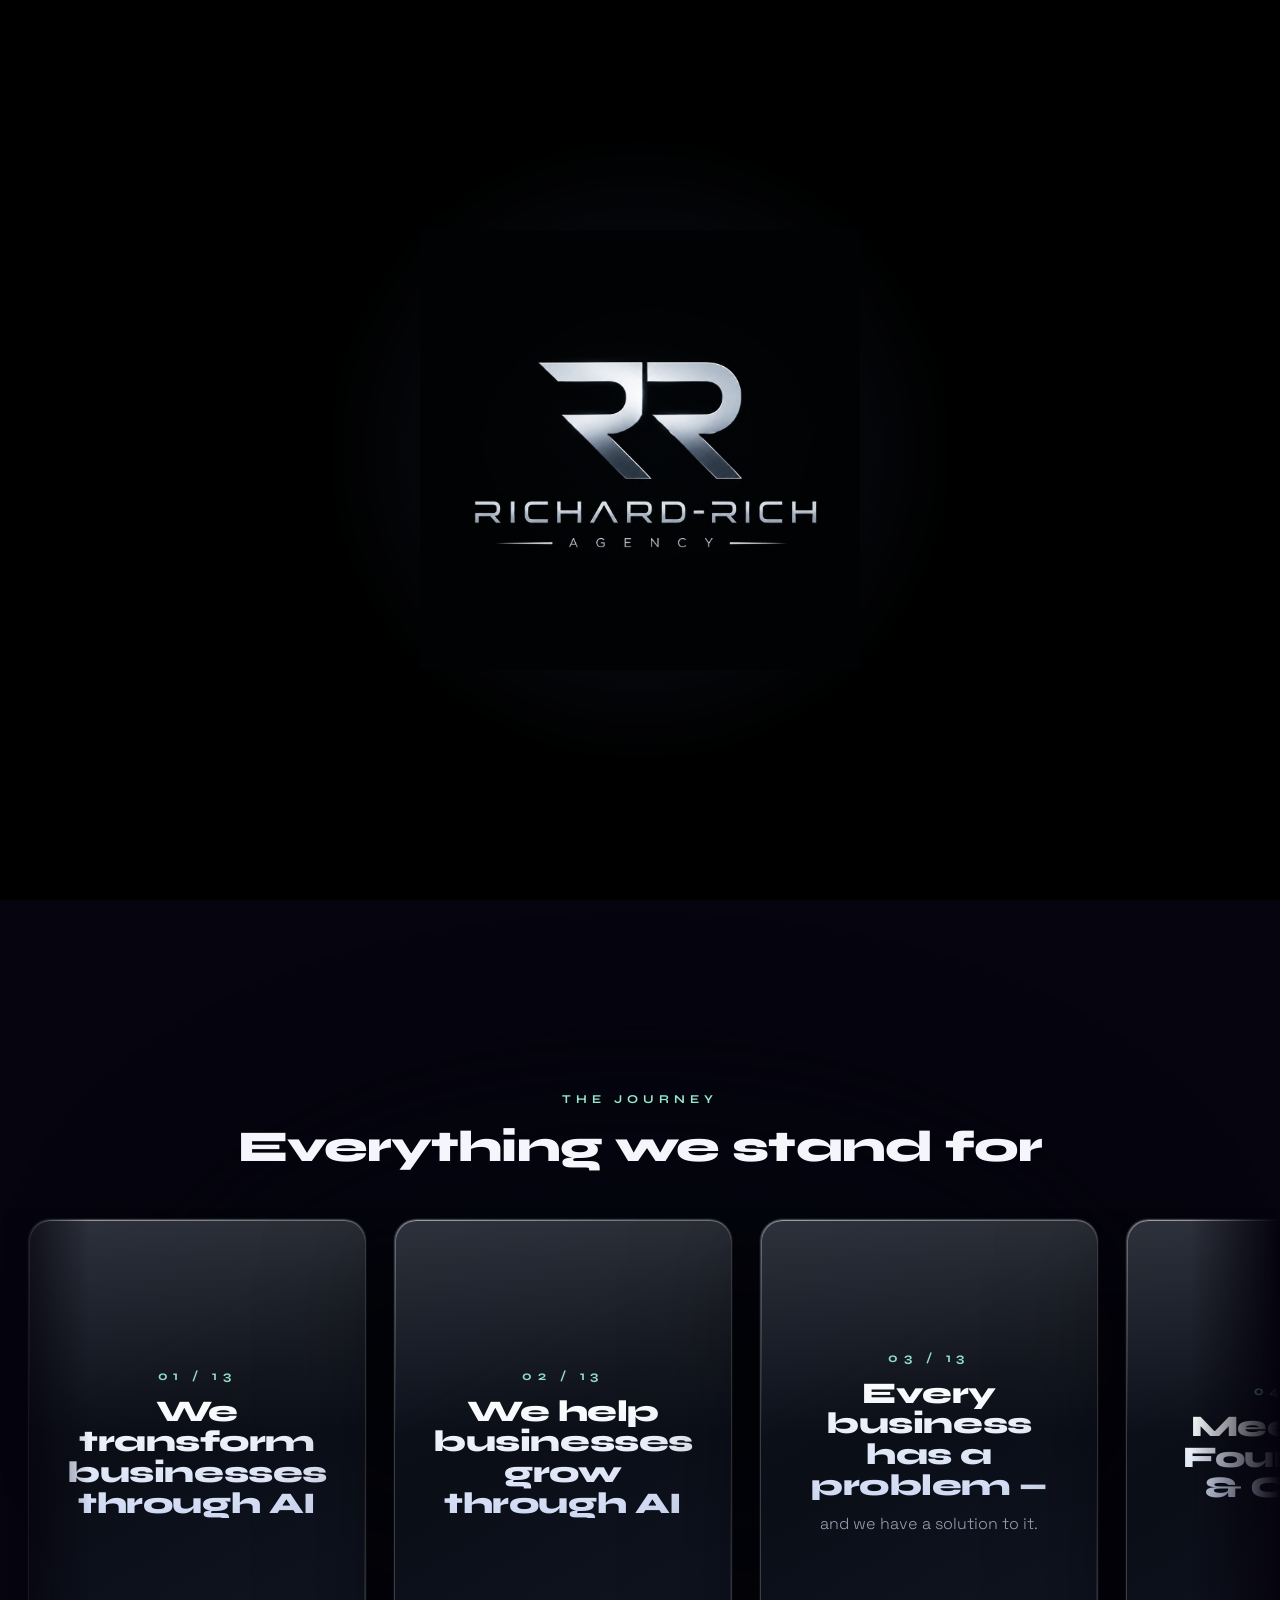
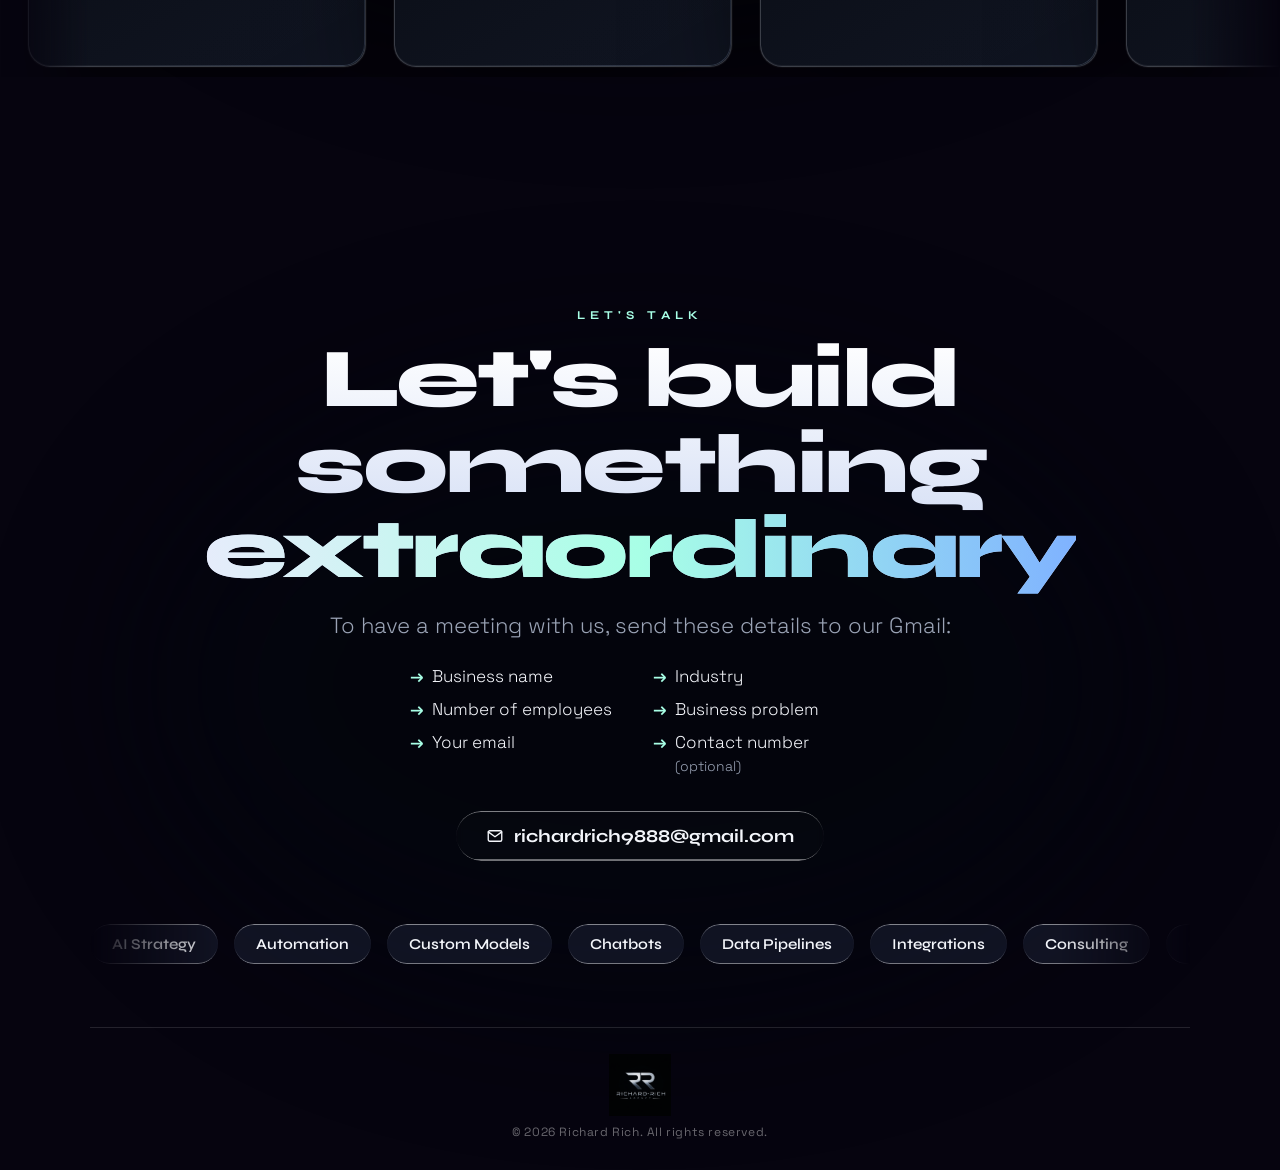
<file: index.html>
<!DOCTYPE html>
<html lang="en">
<head>
  <meta charset="UTF-8" />
  <meta name="viewport" content="width=device-width, initial-scale=1.0, viewport-fit=cover" />
  <meta name="theme-color" content="#000000" />
  <title>Richard Rich — We Transform Businesses Through AI</title>
  <meta name="description" content="Richard Rich — an AI agency that transforms and grows businesses through artificial intelligence. It's not a deal, it's a partnership." />
  <link rel="canonical" href="https://richardrich.online/" />
  <meta name="robots" content="index, follow" />

  <!-- Icons / favicon -->
  <link rel="icon" type="image/png" href="/assets/logo.png" />
  <link rel="apple-touch-icon" href="/assets/logo.png" />

  <!-- Open Graph (Facebook, LinkedIn, WhatsApp…) -->
  <meta property="og:type" content="website" />
  <meta property="og:site_name" content="Richard Rich" />
  <meta property="og:title" content="Richard Rich — We Transform Businesses Through AI" />
  <meta property="og:description" content="An AI agency that transforms and grows businesses through artificial intelligence. It's not a deal — it's a partnership." />
  <meta property="og:url" content="https://richardrich.online/" />
  <meta property="og:image" content="https://richardrich.online/assets/logo.png" />
  <meta property="og:image:width" content="1254" />
  <meta property="og:image:height" content="1254" />
  <meta property="og:locale" content="en_US" />

  <!-- Twitter Card -->
  <meta name="twitter:card" content="summary_large_image" />
  <meta name="twitter:title" content="Richard Rich — We Transform Businesses Through AI" />
  <meta name="twitter:description" content="An AI agency that transforms and grows businesses through artificial intelligence. It's not a deal — it's a partnership." />
  <meta name="twitter:image" content="https://richardrich.online/assets/logo.png" />

  <!-- Structured data: Organization -->
  <script type="application/ld+json">
  {
    "@context": "https://schema.org",
    "@type": "Organization",
    "name": "Richard Rich",
    "alternateName": "Richard-Rich Agency",
    "url": "https://richardrich.online/",
    "logo": "https://richardrich.online/assets/logo.png",
    "image": "https://richardrich.online/assets/logo.png",
    "description": "Richard Rich is an AI agency that transforms and grows businesses through artificial intelligence.",
    "email": "richardrich9888@gmail.com",
    "founder": [
      { "@type": "Person", "name": "Tayyab" },
      { "@type": "Person", "name": "Abaidullah" }
    ],
    "slogan": "It's not a deal — it's a partnership."
  }
  </script>

  <!-- Fonts -->
  <link rel="preconnect" href="https://fonts.googleapis.com" />
  <link rel="preconnect" href="https://fonts.gstatic.com" crossorigin />
  <link href="https://fonts.googleapis.com/css2?family=Syne:wght@600;700;800&family=Space+Grotesk:wght@300;400;500;600;700&display=swap" rel="stylesheet" />
  <link href="https://api.fontshare.com/v2/css?f[]=general-sans@400,500,600,700&display=swap" rel="stylesheet" />

  <link rel="stylesheet" href="css/style.css" />
</head>
<body>

  <!-- ============ CINEMATIC INTRO ============ -->
  <div class="intro" id="intro">
    <div class="intro-glow" aria-hidden="true"></div>
    <div class="intro-inner">
      <img class="intro-logo" src="assets/logo.png" alt="Richard Rich Agency" width="1254" height="1254" decoding="async" fetchpriority="high" />
      <div class="intro-sweep" aria-hidden="true"></div>
    </div>
  </div>

  <!-- ============ FIXED BACKGROUND WORLD (one video for the whole site) ============ -->
  <div class="world" aria-hidden="true">
    <video class="world-video" autoplay muted loop playsinline preload="auto">
      <source src="https://d8j0ntlcm91z4.cloudfront.net/user_38xzZboKViGWJOttwIXH07lWA1P/hf_20260328_065045_c44942da-53c6-4804-b734-f9e07fc22e08.mp4" type="video/mp4">
    </video>
    <div class="world-veil"></div>
  </div>

  <!-- ============ NAVBAR ============ -->
  <header class="nav" id="nav">
    <a class="brand" href="#hero" aria-label="Richard Rich home">
      <img class="brand-logo" src="assets/logo.png" alt="Richard Rich Agency" width="1254" height="1254" decoding="async" />
    </a>
    <div class="nav-right">
      <a class="glass-pill liquid-glass" href="#closing">
        <svg viewBox="0 0 24 24" fill="none" stroke="currentColor" stroke-width="1.8" stroke-linecap="round" stroke-linejoin="round"><path d="M3 6.5 12 13l9-6.5"/><rect x="3" y="5" width="18" height="14" rx="2"/></svg>
        <span>Book a meeting</span>
      </a>
    </div>
  </header>

  <!-- ============ HERO (minimal centered brand over video) ============ -->
  <section class="hero reveal" id="hero">
    <div class="center-blur" aria-hidden="true"></div>

    <div class="hero-center">
      <h1 class="hero-mark">
        <span class="hero-mark-l1 rise" style="--d:120ms">Richard</span>
        <span class="hero-mark-l2 rise" style="--d:280ms">Rich</span>
      </h1>
    </div>

    <div class="scroll-hint rise" style="--d:560ms" aria-hidden="true">
      <div class="mouse"><i></i></div>
    </div>
  </section>

  <!-- ============ SHOWCASE (auto-playing 3D cards) ============ -->
  <section class="showcase reveal" id="showcase">
    <div class="center-blur" aria-hidden="true"></div>

    <div class="showcase-head rise" style="--d:60ms">
      <span class="eyebrow">THE JOURNEY</span>
      <h2>Everything we stand for</h2>
    </div>

    <div class="deck-stage" id="deckStage"><!-- card row injected by JS --></div>
  </section>

  <!-- ============ CLOSING (contact + marquee) ============ -->
  <section class="closing reveal" id="closing">
    <div class="center-blur big" aria-hidden="true"></div>

    <div class="closing-content">
      <span class="eyebrow rise" style="--d:60ms">LET'S TALK</span>
      <h2 class="closing-title rise" style="--d:160ms">Let's build something <span class="grad">extraordinary</span></h2>
      <p class="closing-sub rise" style="--d:280ms">To have a meeting with us, send these details to our Gmail:</p>

      <ul class="contact-list rise" style="--d:400ms">
        <li>Business name</li>
        <li>Industry</li>
        <li>Number of employees</li>
        <li>Business problem</li>
        <li>Your email</li>
        <li>Contact number <span>(optional)</span></li>
      </ul>

      <a class="btn-glass liquid-glass mail rise" style="--d:520ms" href="mailto:richardrich9888@gmail.com">
        <svg viewBox="0 0 24 24" fill="none" stroke="currentColor" stroke-width="1.8" stroke-linecap="round" stroke-linejoin="round"><path d="M3 6.5 12 13l9-6.5"/><rect x="3" y="5" width="18" height="14" rx="2"/></svg>
        richardrich9888@gmail.com
      </a>
    </div>

    <!-- infinite service marquee -->
    <div class="marquee rise" style="--d:640ms" aria-hidden="true">
      <div class="marquee-track">
        <span class="chip liquid-glass">AI Strategy</span>
        <span class="chip liquid-glass">Automation</span>
        <span class="chip liquid-glass">Custom Models</span>
        <span class="chip liquid-glass">Chatbots</span>
        <span class="chip liquid-glass">Data Pipelines</span>
        <span class="chip liquid-glass">Integrations</span>
        <span class="chip liquid-glass">Consulting</span>
        <span class="chip liquid-glass">Growth</span>
        <!-- duplicate for seamless loop -->
        <span class="chip liquid-glass">AI Strategy</span>
        <span class="chip liquid-glass">Automation</span>
        <span class="chip liquid-glass">Custom Models</span>
        <span class="chip liquid-glass">Chatbots</span>
        <span class="chip liquid-glass">Data Pipelines</span>
        <span class="chip liquid-glass">Integrations</span>
        <span class="chip liquid-glass">Consulting</span>
        <span class="chip liquid-glass">Growth</span>
      </div>
    </div>

    <footer class="footer">
      <img class="footer-logo" src="assets/logo.png" alt="Richard Rich Agency" width="1254" height="1254" decoding="async" loading="lazy" />
      <p class="footer-copy">© <span id="year"></span> Richard Rich. All rights reserved.</p>
    </footer>
  </section>

  <!-- App -->
  <script src="js/main.js"></script>
</body>
</html>
</file>
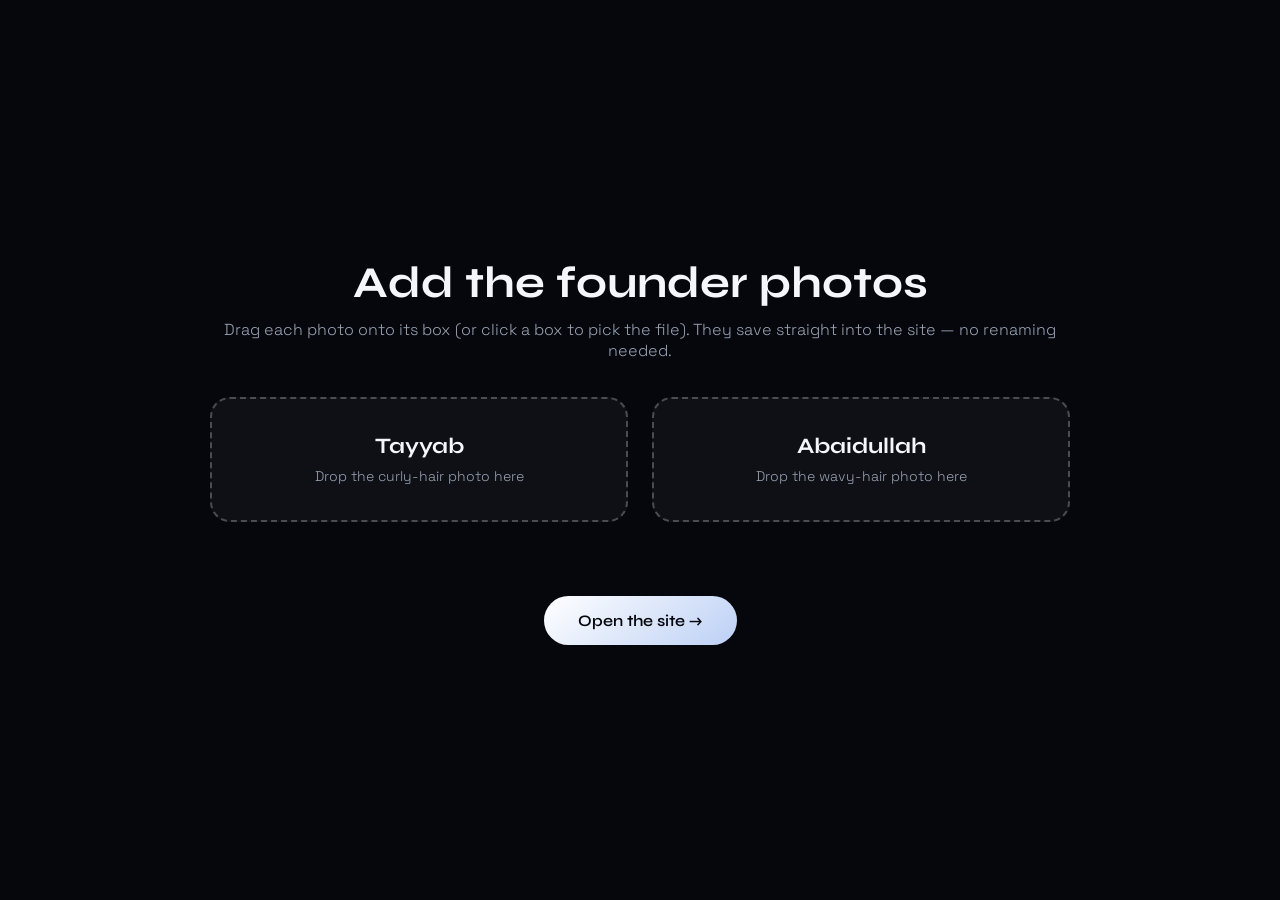
<file: add-photos.html>
<!DOCTYPE html>
<html lang="en">
<head>
  <meta charset="UTF-8" />
  <meta name="viewport" content="width=device-width, initial-scale=1.0" />
  <title>Add Founder Photos — Richard Rich</title>
  <link href="https://fonts.googleapis.com/css2?family=Syne:wght@700;800&family=Space+Grotesk:wght@300;400;500&display=swap" rel="stylesheet" />
  <style>
    *{margin:0;padding:0;box-sizing:border-box}
    body{background:#05070c;color:#f4f6fb;font-family:'Space Grotesk',sans-serif;min-height:100vh;display:grid;place-items:center;padding:30px}
    .wrap{max-width:860px;width:100%;text-align:center}
    h1{font-family:'Syne',sans-serif;font-size:clamp(26px,5vw,44px);margin-bottom:10px}
    p.note{color:#9aa3b5;font-weight:300;margin-bottom:36px}
    .zones{display:grid;grid-template-columns:repeat(auto-fit,minmax(280px,1fr));gap:24px}
    .zone{
      border:2px dashed rgba(255,255,255,.25);border-radius:20px;padding:34px 20px;cursor:pointer;
      background:rgba(255,255,255,.04);transition:.25s;position:relative;overflow:hidden;
    }
    .zone:hover,.zone.drag{border-color:#7fb2ff;background:rgba(127,178,255,.08)}
    .zone h2{font-family:'Syne',sans-serif;font-size:22px;margin-bottom:6px}
    .zone span{color:#9aa3b5;font-size:14px;font-weight:300}
    .zone img{width:150px;aspect-ratio:4/5;object-fit:cover;border-radius:12px;margin:0 auto 16px;display:none;border:1px solid rgba(255,255,255,.25)}
    .zone.done{border-style:solid;border-color:#7ce3b8}
    .zone.done img{display:block}
    .zone.done .hint{color:#7ce3b8}
    input[type=file]{display:none}
    .home{display:inline-block;margin-top:36px;padding:15px 34px;border-radius:100px;background:linear-gradient(140deg,#fff,#bcd0f5);color:#05070c;font-weight:600;text-decoration:none;font-family:'Syne',sans-serif}
    .status{margin-top:18px;font-size:14px;color:#9aa3b5;min-height:20px}
  </style>
</head>
<body>
  <div class="wrap">
    <h1>Add the founder photos</h1>
    <p class="note">Drag each photo onto its box (or click a box to pick the file). They save straight into the site — no renaming needed.</p>
    <div class="zones">
      <div class="zone" id="zoneT">
        <img id="prevT" alt="" />
        <h2>Tayyab</h2>
        <span class="hint">Drop the curly-hair photo here</span>
        <input type="file" id="fileT" accept="image/*" />
      </div>
      <div class="zone" id="zoneA">
        <img id="prevA" alt="" />
        <h2>Abaidullah</h2>
        <span class="hint">Drop the wavy-hair photo here</span>
        <input type="file" id="fileA" accept="image/*" />
      </div>
    </div>
    <div class="status" id="status"></div>
    <a class="home" href="index.html">Open the site →</a>
  </div>

  <script>
    'use strict';
    const status = document.getElementById('status');

    function wire(zoneId, fileId, prevId, saveName, label){
      const zone = document.getElementById(zoneId);
      const input = document.getElementById(fileId);
      const prev = document.getElementById(prevId);

      const upload = async (file) => {
        if (!file || !file.type.startsWith('image/')){ status.textContent = 'That is not an image file.'; return; }
        status.textContent = 'Saving ' + label + '…';
        try{
          const res = await fetch('/upload?name=' + saveName, { method:'POST', body:file });
          if (!res.ok) throw new Error('bad response');
          prev.src = URL.createObjectURL(file);
          zone.classList.add('done');
          zone.querySelector('.hint').textContent = 'Saved ✓';
          status.textContent = label + ' saved! It is live on the site now.';
        }catch(e){
          status.textContent = 'Could not save ' + label + ' — make sure the site server is running.';
        }
      };

      zone.addEventListener('click', () => input.click());
      input.addEventListener('change', () => upload(input.files[0]));
      zone.addEventListener('dragover', (e) => { e.preventDefault(); zone.classList.add('drag'); });
      zone.addEventListener('dragleave', () => zone.classList.remove('drag'));
      zone.addEventListener('drop', (e) => {
        e.preventDefault(); zone.classList.remove('drag');
        upload(e.dataTransfer.files[0]);
      });
    }

    wire('zoneT','fileT','prevT','founder-tayyab.jpg','Tayyab');
    wire('zoneA','fileA','prevA','founder-abaidullah.jpg','Abaidullah');
  </script>
</body>
</html>
</file>
<file: css/style.css>
/* ===================================================================
   RICHARD RICH — AI Agency
   Cinematic video-hero site. Pure CSS/JS, no build step.
   Flow: black-screen intro → hero → auto-play card showcase → contact.
   =================================================================== */

:root{
  --bg:#06040f;                       /* deep blue-purple, hsl(260 87% ~4%) */
  --ink:#f4f6fb;
  --ink-dim:#9aa3b5;
  --line:rgba(255,255,255,.12);
  --accent:#7fb2ff;
  --accent-2:#a8ffe6;
  --edge:22px;
  --font-display:'Syne', sans-serif;
  --font-hero:'General Sans', 'Syne', sans-serif;
  --font:'Space Grotesk', system-ui, sans-serif;
  --shadow:0 40px 120px rgba(0,0,0,.65);
}

*{margin:0;padding:0;box-sizing:border-box}
html{scroll-behavior:smooth}
body{
  background:var(--bg);
  color:var(--ink);
  font-family:var(--font);
  -webkit-font-smoothing:antialiased;
  text-rendering:optimizeLegibility;
  overflow-x:hidden;
}
a{color:inherit;text-decoration:none}
img,video{display:block;max-width:100%}
::selection{background:var(--accent);color:#02040a}

/* ---------- LIQUID GLASS (shared) ---------- */
.liquid-glass{
  background:rgba(255,255,255,.01);
  background-blend-mode:luminosity;
  -webkit-backdrop-filter:blur(4px);
  backdrop-filter:blur(4px);
  border:none;
  box-shadow:inset 0 1px 1px rgba(255,255,255,.10);
  position:relative;overflow:hidden;
}
.liquid-glass::before{
  content:"";position:absolute;inset:0;border-radius:inherit;padding:1.4px;
  background:linear-gradient(180deg,
    rgba(255,255,255,.45) 0%, rgba(255,255,255,.15) 20%,
    rgba(255,255,255,0) 40%, rgba(255,255,255,0) 60%,
    rgba(255,255,255,.15) 80%, rgba(255,255,255,.45) 100%);
  -webkit-mask:linear-gradient(#fff 0 0) content-box, linear-gradient(#fff 0 0);
  -webkit-mask-composite:xor;mask-composite:exclude;
  pointer-events:none;
}

/* ---------- BLUR-FADE-UP ---------- */
@keyframes blurFadeUp{
  from{opacity:0;filter:blur(20px);transform:translateY(40px)}
  to{opacity:1;filter:blur(0);transform:translateY(0)}
}
.rise{opacity:0}
.reveal.in .rise{animation:blurFadeUp 1s ease-out forwards;animation-delay:var(--d,0ms)}

/* ---------- CINEMATIC INTRO ---------- */
.intro{
  position:fixed;inset:0;z-index:200;background:#000;
  display:grid;place-items:center;overflow:hidden;
  transition:opacity .85s ease;
}
.intro.out{opacity:0;pointer-events:none}
.intro-glow{
  position:absolute;left:50%;top:50%;transform:translate(-50%,-50%);
  width:min(80vw,760px);height:min(80vw,760px);
  background:radial-gradient(circle, rgba(120,170,255,.18), rgba(120,170,255,0) 60%);
  filter:blur(20px);opacity:0;animation:introGlow 2.6s ease forwards .2s;
}
@keyframes introGlow{0%{opacity:0}40%{opacity:1}100%{opacity:.7}}
.intro-inner{position:relative;text-align:center;padding:0 20px;display:flex;flex-direction:column;align-items:center}
.intro-logo{
  display:block;width:min(74vw,440px);height:auto;max-height:66vh;object-fit:contain;
  opacity:0;animation:introLogo 1.8s cubic-bezier(.2,.85,.2,1) .2s forwards;
}
@keyframes introLogo{
  0%{opacity:0;filter:blur(18px);transform:translateY(16px) scale(.9)}
  60%{opacity:1}
  100%{opacity:1;filter:blur(0);transform:none}
}
.intro-sweep{
  position:absolute;left:-20%;top:0;bottom:0;width:40%;
  background:linear-gradient(100deg, transparent, rgba(255,255,255,.35), transparent);
  transform:skewX(-18deg);opacity:0;
  animation:introSweep 1.5s ease 1s forwards;
}
@keyframes introSweep{0%{left:-30%;opacity:0}30%{opacity:.9}100%{left:120%;opacity:0}}
.intro-tag{
  margin-top:clamp(14px,2.4vw,26px);
  font-size:clamp(10px,1.5vw,14px);letter-spacing:.5em;color:var(--accent-2);
  opacity:0;animation:introTag 1.2s ease 1.15s forwards;
}
@keyframes introTag{from{opacity:0;transform:translateY(10px)}to{opacity:.85;transform:none}}

/* ---------- NAVBAR ---------- */
.nav{
  position:fixed;top:0;left:0;right:0;z-index:60;
  display:flex;align-items:center;justify-content:space-between;
  padding:16px clamp(16px,4vw,48px);
  transition:background .4s ease, padding .4s ease, border-color .4s ease;
  border-bottom:1px solid transparent;
}
.nav.scrolled{
  background:rgba(4,6,13,.55);
  -webkit-backdrop-filter:blur(16px) saturate(140%);
  backdrop-filter:blur(16px) saturate(140%);
  border-bottom:1px solid var(--line);
  padding-top:11px;padding-bottom:11px;
}
.brand{display:flex;align-items:center;gap:12px;font-family:var(--font-display);font-weight:800}
.brand-logo{height:clamp(40px,6vw,52px);width:auto;display:block;mix-blend-mode:screen}
.brand-mark{
  display:grid;place-items:center;width:40px;height:40px;border-radius:12px;
  background:linear-gradient(140deg,#e9eefc,#8fa9d6);
  color:#05070c;font-family:var(--font-display);font-weight:800;font-size:15px;letter-spacing:.5px;
  box-shadow:0 8px 30px rgba(143,169,214,.35);
}
.brand-text{font-size:19px;letter-spacing:.3px}
.nav-right{display:flex;align-items:center;gap:12px}
.glass-pill{
  display:inline-flex;align-items:center;gap:9px;
  padding:10px 18px;border-radius:100px;color:var(--ink);
  font-size:14px;font-weight:500;cursor:pointer;transition:transform .25s;
}
.glass-pill svg{width:17px;height:17px}
.glass-pill:hover{transform:translateY(-1px)}
@media (max-width:520px){ .glass-pill span{display:none} .glass-pill{padding:11px} }

/* ---------- FIXED BACKGROUND WORLD (one video for the whole site) ----------
   ONE video decoder plays reliably on every device (multiple <video>s choke,
   especially on mobile — that caused the mid-page "effects gone / black" bug).
   The aurora gradient is always painted here; the video fades in over it only
   while genuinely playing, so the background is continuous and never black. */
.world{
  position:fixed;inset:0;z-index:0;overflow:hidden;pointer-events:none;
  background:
    radial-gradient(115% 75% at 50% -6%, rgba(84,70,175,.32), transparent 60%),
    radial-gradient(92% 70% at 82% 108%, rgba(38,96,170,.26), transparent 55%),
    radial-gradient(82% 62% at 10% 98%, rgba(122,52,152,.20), transparent 55%),
    linear-gradient(180deg, #0b0922 0%, #06040f 55%, #0a0a1e 100%);
}
.world-video{
  position:absolute;inset:0;width:100%;height:100%;object-fit:cover;
  opacity:0;will-change:opacity;transition:opacity .6s ease;
}
.world-veil{
  position:absolute;inset:0;
  background:
    radial-gradient(120% 80% at 50% 6%, transparent 42%, rgba(6,4,15,.34) 100%),
    linear-gradient(180deg, rgba(6,4,15,.28) 0%, rgba(6,4,15,.10) 42%, rgba(6,4,15,.40) 100%);
}
/* content sections are transparent and sit above the fixed world */
.hero, .showcase, .closing{ position:relative; z-index:1; background:transparent; }
.eyebrow{
  display:inline-block;font-family:var(--font-display);font-weight:700;
  font-size:12px;letter-spacing:.42em;color:var(--accent-2);opacity:.9;
}

/* bottom blur overlay (hero) — blur only, no dark gradient */
.bottom-blur{
  position:absolute;inset:0;z-index:1;pointer-events:none;
  -webkit-backdrop-filter:blur(16px);backdrop-filter:blur(16px);
  -webkit-mask-image:linear-gradient(to top, #000 0%, transparent 45%);
  mask-image:linear-gradient(to top, #000 0%, transparent 45%);
}
/* centered blurred shape behind content (showcase / closing) */
.center-blur{
  position:absolute;left:50%;top:50%;transform:translate(-50%,-50%);
  width:min(92vw,984px);height:min(60vh,527px);
  background:rgba(4,6,13,.85);opacity:.9;filter:blur(82px);
  z-index:1;pointer-events:none;border-radius:50%;
  /* static on purpose: animating an 82px-blur layer forces costly re-rasterizing
     every frame. The video supplies the motion. */
}
.center-blur.big{height:min(72vh,620px)}

/* ---------- HERO (minimal centered brand over video) ---------- */
.hero{
  position:relative;min-height:100svh;width:100%;overflow:hidden;
  display:flex;flex-direction:column;align-items:center;justify-content:center;
  padding:90px 18px;text-align:center;
}
.hero-center{position:relative;z-index:10;display:flex;flex-direction:column;align-items:center}
.hero-mark{
  font-family:var(--font-hero),var(--font-display);font-weight:500;
  line-height:.9;letter-spacing:-.03em;display:flex;flex-direction:column;align-items:center;
}
.hero-mark span{display:block;font-size:clamp(56px,15vw,210px)}
.hero-mark-l1{background:linear-gradient(180deg,#ffffff,#d7def0);-webkit-background-clip:text;background-clip:text;color:transparent}
.hero-mark-l2{background:linear-gradient(to left,#7c8bff,#a855f7,#fcd34d);-webkit-background-clip:text;background-clip:text;color:transparent}
.btn-glass{
  display:inline-flex;align-items:center;gap:10px;cursor:pointer;
  padding:14px 30px;border-radius:100px;color:var(--ink);
  font-family:var(--font-display);font-weight:700;font-size:clamp(14px,1.8vw,17px);transition:transform .25s;
}
.btn-glass svg{width:18px;height:18px}
.btn-glass:hover{transform:translateY(-2px)}
.scroll-hint{position:absolute;left:50%;bottom:clamp(24px,5vh,44px);transform:translateX(-50%);z-index:10;display:flex;align-items:center;justify-content:center}
.mouse{width:24px;height:38px;border:1.5px solid rgba(255,255,255,.4);border-radius:14px;position:relative}
.mouse i{position:absolute;left:50%;top:7px;width:3px;height:7px;border-radius:3px;background:#fff;transform:translateX(-50%);animation:wheel 1.8s infinite}
@keyframes wheel{0%{opacity:0;top:7px}40%{opacity:1}80%{opacity:0;top:20px}100%{opacity:0}}

/* ---------- SHOWCASE (horizontal auto-scrolling card row) ---------- */
.showcase{
  position:relative;min-height:100svh;width:100%;overflow:hidden;
  display:flex;flex-direction:column;align-items:center;justify-content:center;
  padding:clamp(90px,14vh,140px) 0 clamp(40px,7vh,80px);
}
.showcase-head{position:relative;z-index:10;text-align:center;margin-bottom:clamp(26px,4vh,46px);padding:0 16px}
.showcase-head h2{font-family:var(--font-display);font-weight:800;font-size:clamp(24px,4.4vw,44px);letter-spacing:-.02em;margin-top:12px}
/* viewport: fades the row edges so cards glide in and out softly */
.deck-stage{
  position:relative;z-index:10;width:100%;display:flex;align-items:center;overflow:hidden;
  -webkit-mask-image:linear-gradient(90deg,transparent,#000 7%,#000 93%,transparent);
  mask-image:linear-gradient(90deg,transparent,#000 7%,#000 93%,transparent);
}
/* the row itself — one GPU transform slides it sideways forever (buttery) */
.deck-track{
  display:flex;gap:clamp(16px,2.4vw,28px);width:max-content;padding:10px clamp(16px,2.4vw,28px);
  animation:deckScroll 80s linear infinite;will-change:transform;
  transform:translateZ(0);          /* ONE compositor layer for the whole row */
}
.deck-track:hover{animation-play-state:paused}   /* pause so a card can be read */
@keyframes deckScroll{from{transform:translateX(0)}to{transform:translateX(-50%)}}
.card{ flex:none;width:clamp(270px,80vw,338px);height:clamp(384px,56vh,448px); }
/* fit the same card style into the narrower row cards */
/* No backdrop-filter on the row cards: several are on screen AND moving, and
   re-blurring the playing video behind each one every frame is the single
   biggest source of jank. An opaque frosted gradient reads the same, costs
   nothing, and keeps the glass edge/sheen/shadow intact. */
.deck-track .card-inner{
  height:100%;min-height:0;padding:clamp(24px,3vw,34px);justify-content:center;
  -webkit-backdrop-filter:none;backdrop-filter:none;
  background:
    linear-gradient(150deg, rgba(16,21,33,.92), rgba(11,15,24,.86) 45%, rgba(17,22,35,.92)),
    linear-gradient(150deg, rgba(255,255,255,.10), rgba(255,255,255,.03) 42%, rgba(255,255,255,.02));
  transform:none;   /* the track owns the one layer — don't promote 26 cards */
}
.deck-track .card-index{margin-bottom:12px}
.deck-track .card-title{font-size:clamp(22px,2.6vw,30px);overflow-wrap:break-word}
.deck-track .card-body{font-size:clamp(14px,1.7vw,16px);margin-top:12px}
.deck-track .card.type-step .step-num{font-size:clamp(44px,6.5vw,70px)}
.deck-track .card.type-step .card-title{font-size:clamp(19px,2.2vw,24px)}
.deck-track .profile{gap:12px}
.deck-track .profile-photo{width:clamp(116px,30vw,146px)}
.deck-track .profile-name{font-size:clamp(22px,3vw,28px)}
.deck-track .profile-role{font-size:12px}
.card-inner{
  position:relative;display:flex;flex-direction:column;align-items:center;justify-content:center;
  text-align:center;min-height:clamp(280px,42vh,400px);
  padding:clamp(32px,5vw,64px);border-radius:var(--edge);
  border:1px solid rgba(255,255,255,.18);
  background:
    linear-gradient(150deg, rgba(20,26,40,.55), rgba(12,16,26,.42) 45%, rgba(20,26,40,.55)),
    linear-gradient(150deg, rgba(255,255,255,.14), rgba(255,255,255,.03) 42%, rgba(255,255,255,.02));
  -webkit-backdrop-filter:blur(14px);backdrop-filter:blur(14px);
  box-shadow:var(--shadow),0 0 0 1px rgba(255,255,255,.06),inset 0 1px 0 rgba(255,255,255,.32),inset 0 -1px 0 rgba(255,255,255,.06);
  overflow:hidden;transform:translateZ(0);
}
.card-inner::after{
  content:"";position:absolute;inset:0;border-radius:var(--edge);pointer-events:none;padding:1px;
  background:linear-gradient(140deg, rgba(255,255,255,.55), rgba(255,255,255,0) 30%, rgba(255,255,255,0) 70%, rgba(180,205,255,.35));
  -webkit-mask:linear-gradient(#000 0 0) content-box, linear-gradient(#000 0 0);
  -webkit-mask-composite:xor;mask-composite:exclude;opacity:.6;
}
.card-inner::before{content:"";position:absolute;left:0;right:0;top:0;height:48%;background:linear-gradient(180deg, rgba(255,255,255,.16), transparent);opacity:.75;pointer-events:none}
.card-index{font-family:var(--font-display);font-weight:700;font-size:13px;letter-spacing:.42em;color:var(--accent-2);opacity:.85;margin-bottom:18px}
.card-title{
  font-family:var(--font-display);font-weight:800;line-height:1.02;
  font-size:clamp(30px,5.8vw,58px);letter-spacing:-.015em;
  background:linear-gradient(180deg,#ffffff,#cdd8f2);-webkit-background-clip:text;background-clip:text;color:transparent;text-wrap:balance;
}
.card-body{margin-top:16px;font-size:clamp(16px,2.3vw,21px);color:var(--ink-dim);font-weight:300;line-height:1.5;text-wrap:balance}
.card.type-step .step-num{font-family:var(--font-display);font-weight:800;font-size:clamp(48px,11vw,100px);line-height:1;background:linear-gradient(180deg,#dfe8ff,#6f86b8);-webkit-background-clip:text;background-clip:text;color:transparent;opacity:.9}
.card.type-step .card-title{margin-top:6px;font-size:clamp(26px,5vw,44px)}
.profile{display:flex;flex-direction:column;align-items:center;text-align:center;gap:18px}
.profile-photo{width:clamp(140px,40vw,210px);aspect-ratio:4/5;border-radius:18px;overflow:hidden;border:1px solid rgba(255,255,255,.22);box-shadow:0 24px 60px rgba(0,0,0,.55);background:linear-gradient(160deg,#3a2a1c,#0f0b07);position:relative}
.profile-photo img{width:100%;height:100%;object-fit:cover}
.profile-photo.no-photo::after{content:attr(data-initial);position:absolute;inset:0;display:grid;place-items:center;font-family:var(--font-display);font-weight:800;font-size:72px;color:rgba(255,255,255,.75)}
.profile-name{font-family:var(--font-display);font-weight:800;font-size:clamp(26px,5vw,42px);color:#fff}
.profile-role{font-size:14px;letter-spacing:.28em;text-transform:uppercase;color:var(--accent-2)}

/* progress dots (horizontal, under the deck) */
.deck-progress{position:relative;z-index:10;display:flex;gap:8px;margin-top:20px;flex-wrap:wrap;justify-content:center;max-width:min(92vw,680px)}
.deck-progress .dot{width:7px;height:7px;border-radius:50%;background:rgba(255,255,255,.22);transition:.3s}
.deck-progress .dot.on{background:var(--accent-2);box-shadow:0 0 12px var(--accent-2);transform:scale(1.35)}

/* ---------- CLOSING ---------- */
.closing{
  position:relative;min-height:100svh;width:100%;overflow:hidden;
  display:flex;flex-direction:column;align-items:center;justify-content:center;
  padding:clamp(80px,12vh,130px) clamp(16px,4vw,48px) 30px;text-align:center;
}
.closing-content{position:relative;z-index:10;max-width:760px;display:flex;flex-direction:column;align-items:center}
.closing-title{margin-top:14px;font-family:var(--font-display);font-weight:800;line-height:1.02;font-size:clamp(34px,7vw,84px);letter-spacing:-.03em;background:linear-gradient(180deg,#fff,#c8d5f2);-webkit-background-clip:text;background-clip:text;color:transparent;text-wrap:balance}
.closing-title .grad{background:linear-gradient(to left,#7fb2ff,#a8ffe6,#e6ecfb);-webkit-background-clip:text;background-clip:text;color:transparent}
.closing-sub{margin-top:18px;font-size:clamp(16px,2.2vw,22px);color:var(--ink-dim);font-weight:300}
.contact-list{list-style:none;margin:26px auto 6px;display:grid;grid-template-columns:repeat(auto-fit,minmax(150px,1fr));gap:10px 26px;text-align:left;max-width:460px;width:100%}
.contact-list li{position:relative;padding-left:22px;color:var(--ink);font-weight:300;font-size:clamp(14px,2.1vw,17px);line-height:1.35}
.contact-list li::before{content:"→";position:absolute;left:0;color:var(--accent-2);font-weight:600}
.contact-list li span{color:var(--ink-dim);font-size:.82em}
.btn-glass.mail{margin-top:28px;font-size:clamp(14px,2vw,18px);word-break:break-all}

/* service marquee */
.marquee{position:relative;z-index:10;width:100%;max-width:1100px;margin:clamp(40px,7vh,70px) auto 0;overflow:hidden;-webkit-mask-image:linear-gradient(90deg,transparent,#000 12%,#000 88%,transparent);mask-image:linear-gradient(90deg,transparent,#000 12%,#000 88%,transparent)}
.marquee-track{
  display:flex;gap:16px;width:max-content;animation:marquee 38s linear infinite;
  will-change:transform;transform:translateZ(0);   /* one layer for the whole strip */
}
@keyframes marquee{from{transform:translateX(0)}to{transform:translateX(-50%)}}
.chip{display:inline-flex;align-items:center;padding:11px 22px;border-radius:100px;color:var(--ink);font-family:var(--font-display);font-weight:600;font-size:15px;white-space:nowrap}
/* moving chips: no per-chip backdrop blur (same reason as the cards) */
.marquee-track .chip{-webkit-backdrop-filter:none;backdrop-filter:none;background:rgba(28,34,54,.55)}

.footer{position:relative;z-index:10;display:flex;flex-direction:column;align-items:center;gap:8px;margin-top:clamp(40px,7vh,70px);padding-top:26px;border-top:1px solid var(--line);width:100%;max-width:1100px}
.footer-logo{height:clamp(46px,8vw,62px);width:auto;display:block;mix-blend-mode:screen;opacity:.95}
.footer-copy{font-size:12px;color:rgba(255,255,255,.4);letter-spacing:.05em}

/* ---------- reduced motion ---------- */
@media (prefers-reduced-motion:reduce){
  *{animation-duration:.001s!important;animation-iteration-count:1!important}
  html{scroll-behavior:auto}
  .rise{opacity:1!important}
}

/* ---------- small screens ---------- */
@media (max-width:600px){
  .brand-text{display:none}
  .card-inner{padding:30px 24px}
}

/* ---------- mobile performance (phones + tablets) ----------
   backdrop-filter over a moving video is the biggest GPU cost on phones.
   Swap the card glass for an equivalent opaque gradient, drop heavy blurs. */
@media (max-width:820px), (hover:none) and (pointer:coarse){
  /* card glass is already opaque + unpromoted for every device (see .deck-track) */
  .nav.scrolled{-webkit-backdrop-filter:none;backdrop-filter:none;background:rgba(4,6,13,.9)}
  .center-blur{filter:blur(56px)}
  .liquid-glass{-webkit-backdrop-filter:none;backdrop-filter:none;background:rgba(255,255,255,.05)}
  .deck-track{animation-duration:64s}   /* shorter row on phones — keep the pace even */
}
</file>
